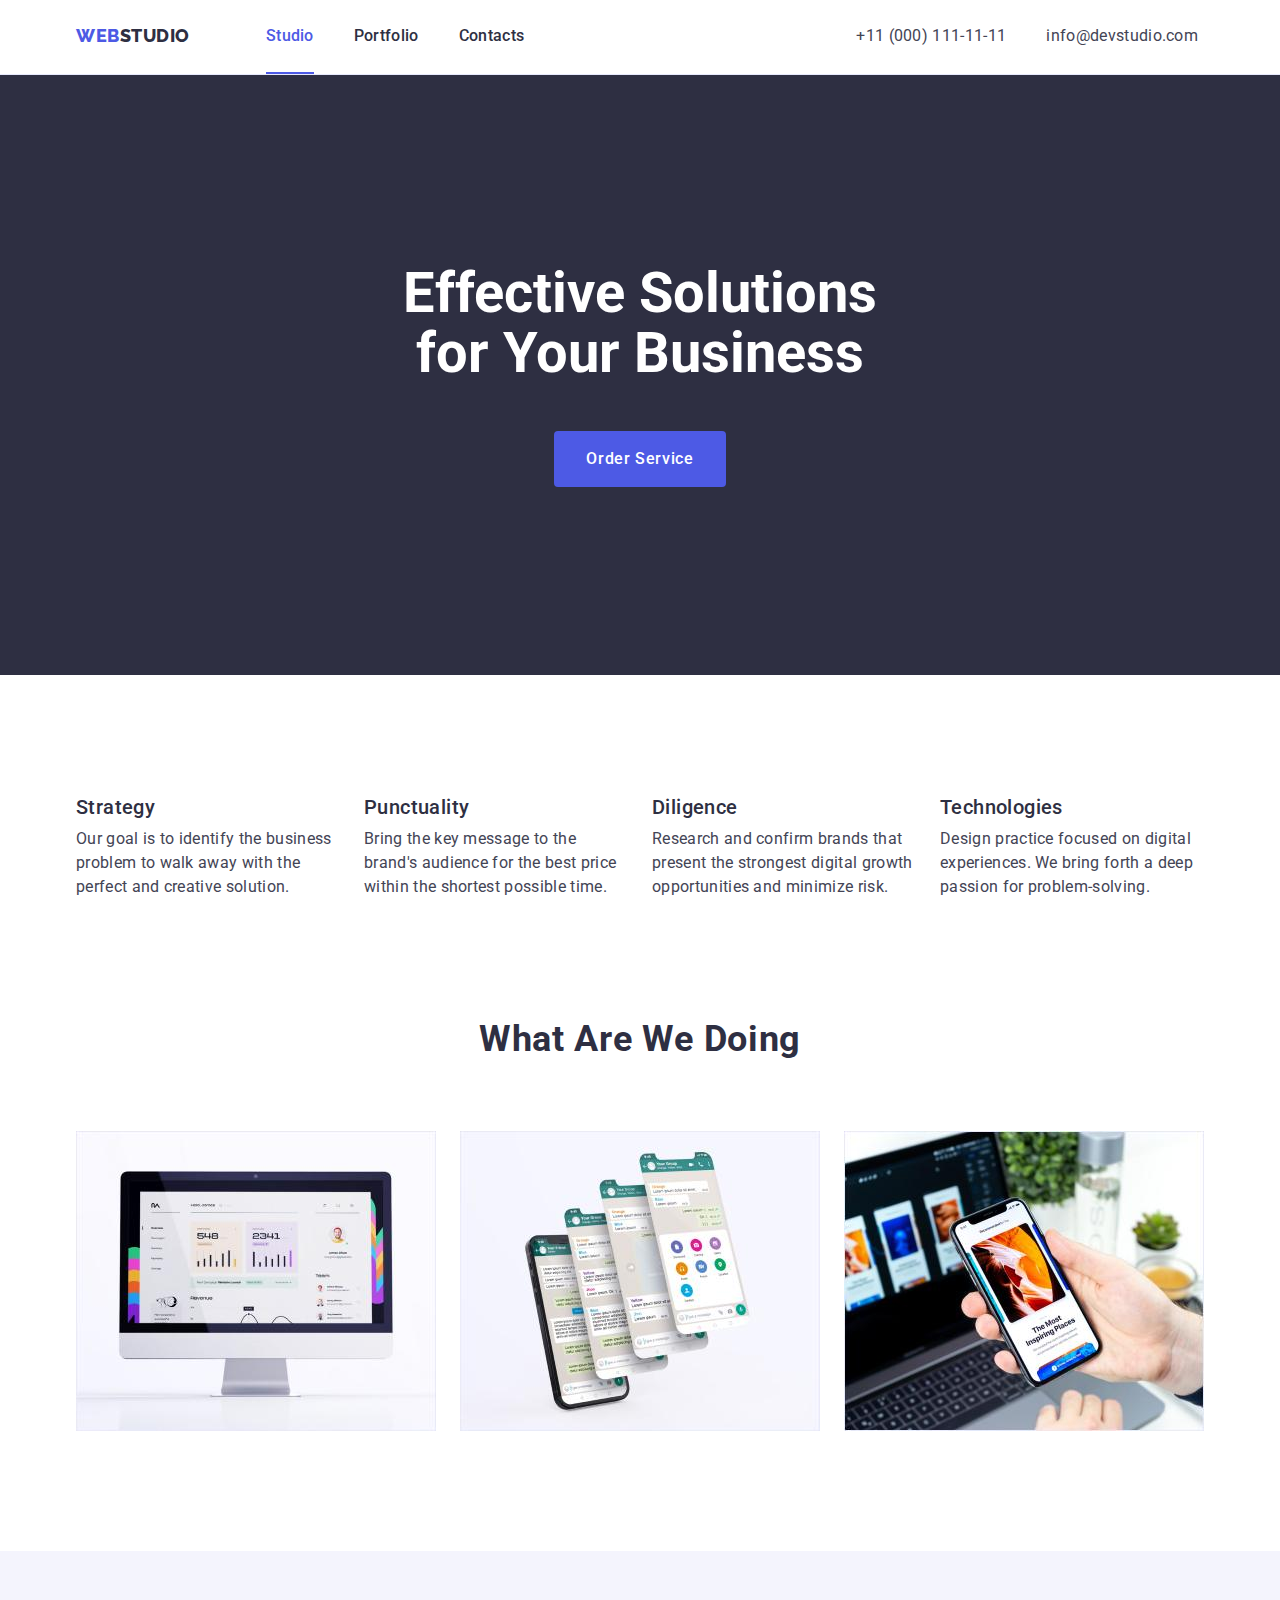
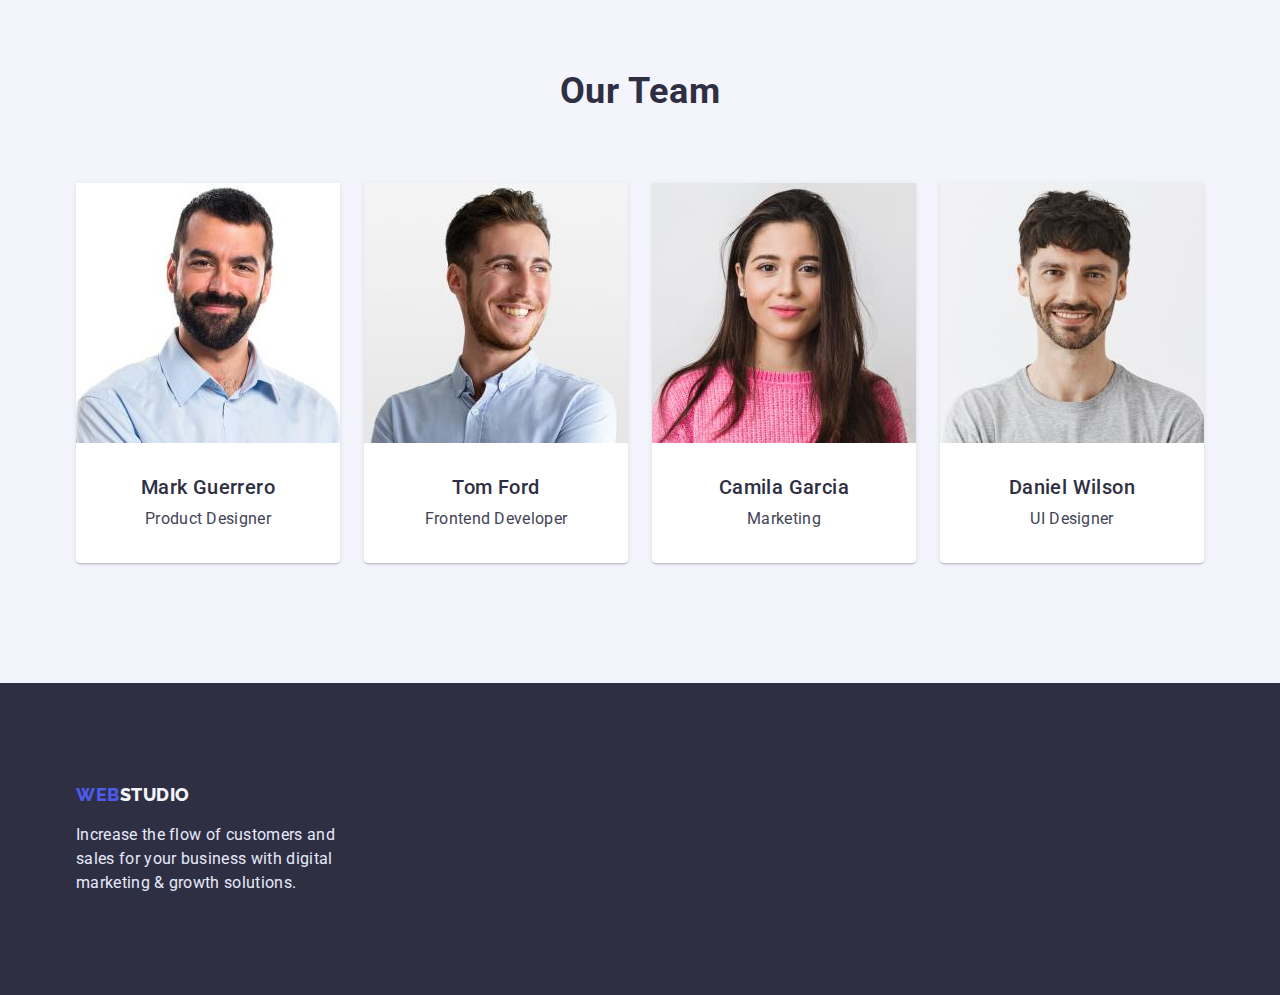
<file: index.html>
<!DOCTYPE html>
<html lang="en">
  <head>
    <meta charset="UTF-8" />
    <meta http-equiv="X-UA-Compatible" content="IE=edge" />
    <meta name="viewport" content="width=device-width, initial-scale=1.0" />
    <title>Studio</title>
    <link
      href="https://fonts.googleapis.com/css2?family=Raleway:wght@800&family=Roboto:wght@400;500;700;900&display=swap"
      rel="stylesheet"
    />
    <link rel="preconnect" href="https://fonts.googleapis.com" />
    <!-- normolise css -->
    <link
      rel="stylesheet"
      href="https://cdnjs.cloudflare.com/ajax/libs/modern-normalize/1.1.0/modern-normalize.min.css"
    />

    <link rel="stylesheet" href="./css/styles.css" />
  </head>

  <body>
    <header class="border-section">
      <!-- logo -->
      <div class="container logo-nav">
        <a class="link logo-head" href="index.html"
          ><span class="web">WEB</span>Studio</a
        >
        <nav>
          <ul class="site-nav list">
            <li class="nav-item"><a class="link current" href="">Studio</a></li>
            <li class="nav-item">
              <a class="link" href="./portfolio.html">Portfolio</a>
            </li>
            <li class="nav-item"><a class="link" href="">Contacts</a></li>
          </ul>
        </nav>
        <!-- Contacts of Web Studio -->
        <address>
          <ul class="list address-nav">
            <li class="nav-item">
              <a class="link" href="tel:+110001111111">+11 (000) 111-11-11</a>
            </li>
            <li class="nav-item">
              <a class="link" href="mailto:info@devstudio.com"
                >info@devstudio.com</a
              >
            </li>
          </ul>
        </address>
      </div>
    </header>
    <main>
      <section class="hero">
        <div class="container">
          <h1 class="hero-title">Effective Solutions for Your Business</h1>
          <button type="button" class="button-action">Order Service</button>
        </div>
      </section>
      <section class="features-section section">
        <!-- Our features -->
        <div class="container">
          <h2 class="visually-hidden">Our features</h2>
          <ul class="list features-list">
            <li class="feature-item">
              <h3 class="subtitle">Strategy</h3>
              <p class="text">
                Our goal is to identify the business problem to walk away with
                the perfect and creative solution.
              </p>
            </li>
            <li class="feature-item">
              <h3 class="subtitle">Punctuality</h3>
              <p class="text">
                Bring the key message to the brand's audience for the best price
                within the shortest possible time.
              </p>
            </li>
            <li class="feature-item">
              <h3 class="subtitle">Diligence</h3>
              <p class="text">
                Research and confirm brands that present the strongest digital
                growth opportunities and minimize risk.
              </p>
            </li>
            <li class="feature-item">
              <h3 class="subtitle">Technologies</h3>
              <p class="text">
                Design practice focused on digital experiences. We bring forth a
                deep passion for problem-solving.
              </p>
            </li>
          </ul>
        </div>
      </section>
      <section class="section doing-section pad-top">
        <!-- What are we doing -->
        <div class="container">
          <h2 class="title">What are we doing</h2>
          <ul class="list doing-list">
            <li class="doing-card">
              <img
                class="image"
                src="./images/work1.jpg"
                alt="monitor"
                width="360"
                height="300"
              />
            </li>
            <li class="doing-card">
              <img
                class="image"
                src="./images/work2.jpg"
                alt="phone screen"
                width="360"
                height="300"
              />
            </li>
            <li class="doing-card">
              <img
                class="image"
                src="./images/work3.jpg"
                alt="phone in hand"
                width="360"
                height="300"
              />
            </li>
          </ul>
        </div>
      </section>
      <section class="team-section section">
        <!-- team members -->
        <div class="container">
          <h2 class="title">Our team</h2>
          <ul class="list team-list">
            <li class="team-card">
              <img
                class="image img-card"
                src="./images/img1.jpg"
                alt="man in a shirt with a beard"
                width="264"
                height="260"
              />
              <div class="team-descript">
                <h3 class="subtitle">Mark Guerrero</h3>
                <p class="text">Product Designer</p>
              </div>
            </li>
            <li class="team-card">
              <img
                class="image img-card"
                src="./images/img2.jpg"
                alt="smiling man"
                width="264"
                height="260"
              />
              <div class="team-descript">
                <h3 class="subtitle">Tom Ford</h3>
                <p class="text">Frontend Developer</p>
              </div>
            </li>
            <li class="team-card">
              <img
                class="image img-card"
                src="./images/img3.jpg"
                alt="girl in a pink sweater"
                width="264"
                height="260"
              />
              <div class="team-descript">
                <h3 class="subtitle">Camila Garcia</h3>
                <p class="text">Marketing</p>
              </div>
            </li>
            <li class="team-card">
              <img
                class="image img-card"
                src="./images/img4.jpg"
                alt="man in a t-shirt"
                width="264"
                height="260"
              />
              <div class="team-descript">
                <h3 class="subtitle">Daniel Wilson</h3>
                <p class="text">UI Designer</p>
              </div>
            </li>
          </ul>
        </div>
      </section>
    </main>
    <footer class="footer">
      <div class="container">
        <a class="link logo-foot" href="index.html"
          ><span class="web">WEB</span>Studio</a
        >
        <div class="logo-descript">
          <p class="text text-foot">
            Increase the flow of customers and sales for your business with
            digital marketing & growth solutions.
          </p>
        </div>
      </div>
    </footer>
  </body>
</html>
</file>
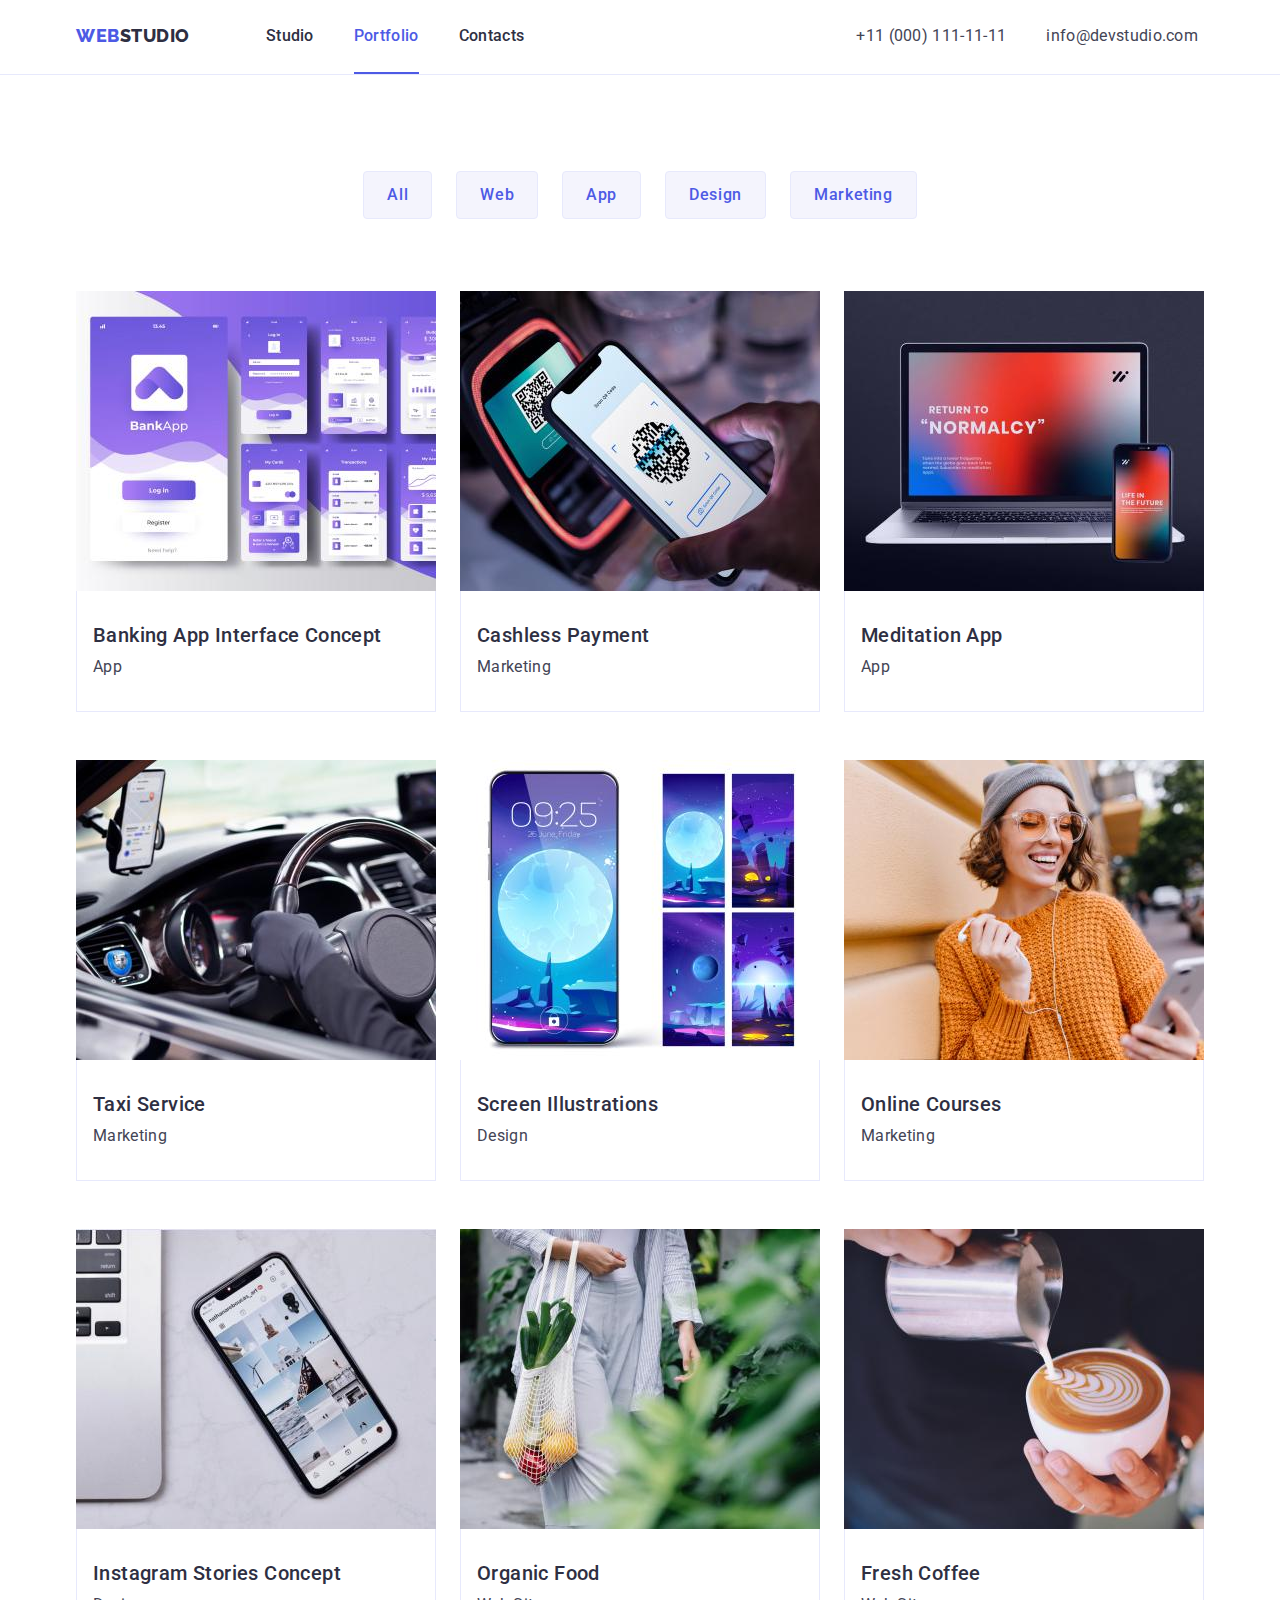
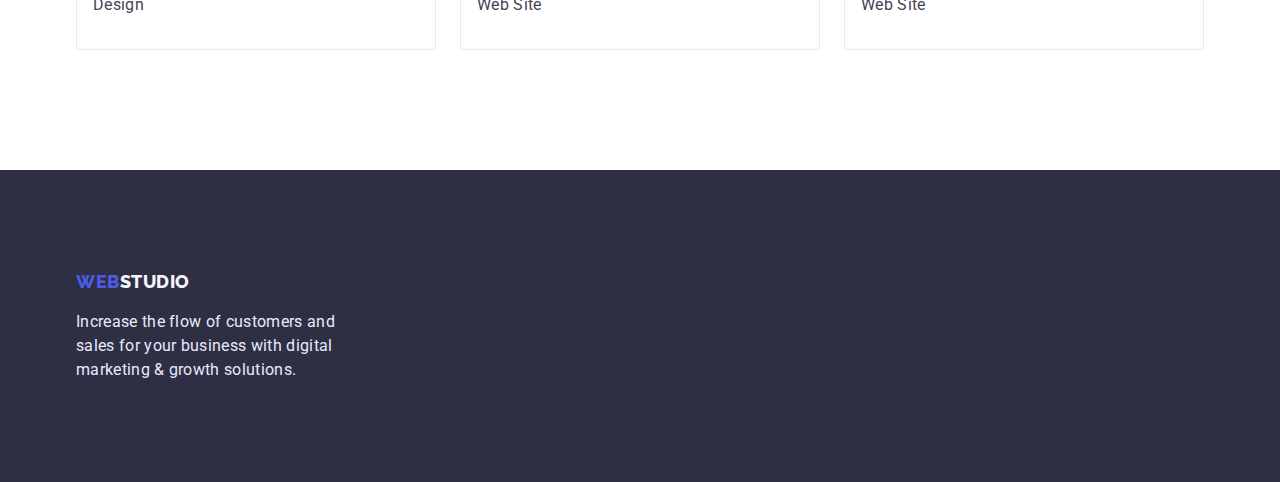
<file: portfolio.html>
<!DOCTYPE html>
<html lang="en">
  <head>
    <meta charset="UTF-8" />
    <meta http-equiv="X-UA-Compatible" content="IE=edge" />
    <meta name="viewport" content="width=device-width, initial-scale=1.0" />
    <title>Portfolio</title>
    <link
      href="https://fonts.googleapis.com/css2?family=Raleway:wght@800&family=Roboto:wght@400;500;700;900&display=swap"
      rel="stylesheet"
    />
    <link rel="preconnect" href="https://fonts.googleapis.com" />
    <link
      rel="stylesheet"
      href="https://cdnjs.cloudflare.com/ajax/libs/modern-normalize/1.1.0/modern-normalize.min.css"
    />
    <link rel="stylesheet" href="./css/styles.css" />
  </head>
  <body>
    <header class="border-section">
      <!-- Logo -->
      <div class="container logo-nav pad-top-btm">
        <a href="index.html" class="link logo-head"
          ><span class="web">WEB</span>Studio</a
        >
        <nav>
          <ul class="site-nav list">
            <li class="nav-item">
              <a class="link" href="./index.html">Studio</a>
            </li>
            <li class="nav-item">
              <a class="link current" href="">Portfolio</a>
            </li>
            <li class="nav-item"><a class="link" href="">Contacts</a></li>
          </ul>
        </nav>
        <!-- Contacts of Web Studio -->
        <address>
          <ul class="list address-nav">
            <li class="nav-item">
              <a class="link" href="tel:+110001111111">+11 (000) 111-11-11</a>
            </li>
            <li class="nav-item">
              <a class="link" href="mailto:info@devstudio.com"
                >info@devstudio.com</a
              >
            </li>
          </ul>
        </address>
      </div>
      <div></div>
    </header>
    <main>
      <!--Page navigation-->
      <section class="section pad-top">
        <div class="container">
          <h1 class="visually-hidden">Our services</h1>
          <ul class="list choice-button">
            <li class="button-item">
              <button type="button" class="button-nav">All</button>
            </li>
            <li class="button-item">
              <button type="button" class="button-nav">Web</button>
            </li>
            <li class="button-item">
              <button type="button" class="button-nav">App</button>
            </li>
            <li class="button-item">
              <button type="button" class="button-nav">Design</button>
            </li>
            <li class="button-item">
              <button type="button" class="button-nav">Marketing</button>
            </li>
          </ul>
          <!-- Project cards -->
          <ul class="list list-choice">
            <li class="choice-card">
              <img
                class="image choice-img img-card"
                src="./images.portfolio/img.1.jpg"
                alt="app interface shots"
                width="360"
                height="300"
              />
              <div class="card-descript">
                <h2 class="subtitle">Banking App Interface Concept</h2>
                <p class="text">App</p>
              </div>
            </li>
            <li class="choice-card">
              <img
                class="image choice-img img-card"
                src="./images.portfolio/img.2.jpg"
                alt="text-list of apps for cashless payment"
                width="360"
                height="300"
              />
              <div class="card-descript">
                <h2 class="subtitle">Cashless Payment</h2>
                <p class="text">Marketing</p>
              </div>
            </li>
            <li class="choice-card">
              <img
                class="image choice-img img-card"
                src="./images.portfolio/img.3.jpg"
                alt="meditation app on laptop and phone screen"
                width="360"
                height="300"
              />
              <div class="card-descript">
                <h2 class="subtitle">Meditation App</h2>
                <p class="text">App</p>
              </div>
            </li>
            <li class="choice-card">
              <img
                class="image choice-img img-card"
                src="./images.portfolio/img.4.jpg"
                alt="navigatiln app on the phone screen in front of the car driver"
                width="360"
                height="300"
              />
              <div class="card-descript">
                <h2 class="subtitle">Taxi Service</h2>
                <p class="text">Marketing</p>
              </div>
            </li>
            <li class="choice-card">
              <img
                class="image choice-img img-card"
                src="./images.portfolio/img.5.jpg"
                alt="phone screen with beautiful wallpaper"
                width="360"
                height="300"
              />
              <div class="card-descript">
                <h2 class="subtitle">Screen Illustrations</h2>
                <p class="text">Design</p>
              </div>
            </li>
            <li class="choice-card">
              <img
                class="image choice-img img-card"
                src="./images.portfolio/img.6.jpg"
                alt="smiling girl in an orange sweater looks at the phone screen"
                width="360"
                height="300"
              />
              <div class="card-descript">
                <h2 class="subtitle">Online Courses</h2>
                <p class="text">Marketing</p>
              </div>
            </li>
            <li class="choice-card">
              <img
                class="image choice-img img-card"
                src="./images.portfolio/img.7.jpg"
                alt="phone screen wiht picktures arranged in a grid "
                width="360"
                height="300"
              />
              <div class="card-descript">
                <h2 class="subtitle">Instagram Stories Concept</h2>
                <p class="text">Design</p>
              </div>
            </li>
            <li class="choice-card">
              <img
                class="image choice-img img-card"
                src="./images.portfolio/img.8.jpg"
                alt="a woman with a shopping bag is walking"
                width="360"
                height="300"
              />
              <div class="card-descript">
                <h2 class="subtitle">Organic Food</h2>
                <p class="text">Web Site</p>
              </div>
            </li>
            <li class="choice-card">
              <img
                class="image choice-img img-card"
                src="./images.portfolio/img.9.jpg"
                alt="a man pours cream into coffee creating a beautiful pattern"
                width="360"
                height="300"
              />
              <div class="card-descript">
                <h2 class="subtitle">Fresh Coffee</h2>
                <p class="text">Web Site</p>
              </div>
            </li>
          </ul>
        </div>
      </section>
    </main>
    <footer class="footer">
      <div class="container">
        <a class="link logo-foot" href="index.html"
          ><span class="web">WEB</span>Studio</a
        >
        <div class="logo-descript">
          <p class="text text-foot">
            Increase the flow of customers and sales for your business with
            digital marketing & growth solutions.
          </p>
        </div>
      </div>
    </footer>
  </body>
</html>
</file>
<file: css/styles.css>
:root {
    /* BGC */
    --bgc-dark: #2E2F42;
    --bgc-light: #F4F4FD;
    --bgc-image: #E7E9FC;
    /* text color */
    --hero-text-color: #ffffff;
    --accent-color: #4D5AE5;
    --button-text-color: #ffffff;
    --button-click-color: #404BBF;
    --p-txt-secondary: #E7E9FC;
    --primary-text-color: #2E2F42;
    --secondary-text-color: #434455;

    /* font family */
    --primery-font: 'Roboto', sans-serif;
    --secondary-font: 'Raleway', sans-serif;

}

.visually-hidden {
    position: absolute;
    width: 1px;
    height: 1px;
    margin: -1px;
    border: 0;
    padding: 0;

    white-space: nowrap;
    clip-path: inset(100%);
    clip: rect(0 0 0 0);
    overflow: hidden;
}

/**
  |============================
  | body
  |============================
*/
body {
    background-color: #ffffff;
    font-family: var(--primery-font);
    font-size: 16px;
    color: var(--primary-text-color);
}

/**
  |============================
  | primary decoration
  |============================
*/
.link {
    display: block;
    padding-top: 24px;
    padding-bottom: 24px;

    text-decoration: none;
    font-style: normal;

}

.list {
    list-style: none;
    padding: 0px;
    margin: 0px;
}

.title {
    font-weight: 700;
    font-size: 36px;
    line-height: 40px;
    letter-spacing: 0.02em;
    text-transform: capitalize;
    text-align: center;
    margin-top: 0px;
    margin-bottom: 72px;
}

.subtitle {
    font-weight: 500;
    font-size: 20px;
    line-height: calc(24 / 20);
    letter-spacing: 0.02em;
    margin-top: 0px;
    margin-bottom: 8px;

}

.text {
    font-weight: 400;
    font-size: 16px;
    line-height: calc(24 /16);
    letter-spacing: 0.02em;
    margin-top: 0px;
    margin-bottom: 0px;


    color: var(--secondary-text-color);
}

.section {
    padding-top: 120px;
    padding-bottom: 120px;
}

.container {
    width: 1158px;
    margin-left: auto;
    margin-right: auto;
    padding-left: 15px;
    padding-right: 15px;

    /* outline: 2px solid red; */
}

/* .pad-top {
    padding-top: 0px;
}

.pad-top-btm {
    padding-top: 0px;
    padding-bottom: 0px;
} */

.image {
    display: block;
    max-width: 100%;
    height: auto;
}

.border-section {
    border-bottom: 1px solid #E7E9FC;
}

/**
  |============================
  | Header Section
  |============================
*/
/* Logo */
.logo-nav {
    display: flex;
}

.logo-head {
    margin-right: 76px;

    font-family: var(--secondary-font);
    font-weight: 800;
    font-size: 18px;
    line-height: calc(24 / 18);
    letter-spacing: 0.03em;
    text-transform: uppercase;

    color: var(--primary-text-color);
}

.web {
    color: var(--accent-color)
}

/* Navigation */
.site-nav {
    display: flex;
    margin-right: 332px;
}

.site-nav .link {
    font-weight: 500;
    line-height: calc(24 /16);
    letter-spacing: 0.02em;

    color: var(--primary-text-color);
}

.site-nav .link.current {
    color: var(--accent-color);
    border-bottom: 2px solid var(--accent-color);
}

/* NAV-ITEM margin */

.nav-item+.nav-item {
    margin-left: 40px;
}

/* Address */
.address-nav {
    display: flex;
}

.address-nav .link {
    line-height: calc(24 / 16);
    letter-spacing: 0.02em;

    color: var(--secondary-text-color)
}

.link:hover,
.link:focus {
    color: var(--accent-color);
}

/**
  |============================
  | Hero section
  |============================
*/
.hero {
    background-color: #2E2F42;
    padding-top: 188px;
    padding-bottom: 188px;
    text-align: center;
}

.hero-title {
    margin: 0px;
    width: 494px;
    margin-left: auto;
    margin-right: auto;

    margin-bottom: 48px;
    font-weight: 700;
    font-size: 56px;
    line-height: calc(60 / 56);
    color: var(--hero-text-color);

}

/*Hero Button */
.button-action {
    font-family: inherit;
    font-weight: 500;
    font-size: 16px;
    line-height: calc(24 / 16);
    letter-spacing: 0.04em;

    min-width: 169px;
    min-height: 56px;
    padding: 16px 32px;
    border-radius: 4px;
    border: none;

    background-color: var(--accent-color);
    color: var(--button-text-color);
    cursor: pointer;
}

.button-action:active {
    background-color: var(--button-click-color);
}

/**
  |============================
  | Features Section
  |============================
*/
.features-section {
    background-color: #FFFFFF;
}

.features-list {
    display: flex;
    flex-wrap: wrap;
    gap: 24px;
}

.feature-item {
    width: 264px;
    flex-basis: calc((100% - 72px) /4);
}

/**
  |============================
  | Doing Section
  |============================
*/
.doing-section {
    background-color: #FFFFFF;
}

.pad-top {
    padding-top: 0px;
}

.doing-list {
    display: flex;
    flex-wrap: wrap;
    gap: 24px;
}

.doing-card {
    width: 360px;
    flex-basis: calc((100% - 48px) /3);
}

/**
  |============================
  | Team section
  |============================
*/
.team-section {
    background-color: #F4F4FD
}

.team-list {
    display: flex;
    flex-wrap: wrap;
    gap: 24px;
}

.team-card {
    width: 264px;
    text-align: center;
    background: #FFFFFF;
    box-shadow: 0px 1px 6px rgba(46, 47, 66, 0.08), 0px 1px 1px rgba(46, 47, 66, 0.16), 0px 2px 1px rgba(46, 47, 66, 0.08);
    border-radius: 0px 0px 4px 4px;
    flex-basis: calc((100% - 72px) /4);
}

.team-descript {
    padding-top: 32px;
    padding-bottom: 32px;
}

/**
  |============================
  | Footer
  |============================
*/

.footer {
    background-color: #2E2F42;
    padding-top: 100px;
    padding-bottom: 100px;
}

.logo-descript {
    width: 264px;
}

.logo-foot {
    font-family: 'Raleway', sans-serif;
    font-weight: 800;
    font-size: 18px;
    line-height: calc(24 / 18);
    letter-spacing: 0.03em;
    text-transform: uppercase;
    padding-bottom: 0px;
    padding-top: 0px;
    margin-bottom: 16px;
}

.text-foot {
    color: #E7E9FC
}

.logo-foot.link {
    color: #F4F4FD
}

.logo-foot.link:hover,
.logo-foot.link:focus {
    color: var(--accent-color);
}

/**
  |============================
  | Portfolio page
  |============================
*/
/* Battons */
.button-nav {
    font-family: var(--primery-font);
    font-weight: 500;
    font-size: 16px;
    line-height: calc(24 / 16);
    letter-spacing: 0.04em;
    text-align: center;

    background-color: var(--bgc-light);
    color: var(--accent-color);

    padding: 11px 23px;
    border: 1px solid #E7E9FC;
    border-radius: 4px;
    min-height: 48px;
    min-width: 69px;
    cursor: pointer;
}

.button-item+.button-item {
    margin-left: 24px;
}

.button-nav:hover,
.button-nav:focus {
    background-color: var(--accent-color);
    color: var(--button-text-color);
}

.choice-button {
    display: flex;
    justify-content: center;
    margin-top: 96px;
    margin-bottom: 72px;
}

/* Choice Cards */
.list-choice {
    display: flex;
    flex-wrap: wrap;
}

.choice-card {
    width: 360px;
    margin-right: 24px;
    margin-bottom: 48px;
}

.choice-card:nth-child(3n) {
    margin-right: 0px;
}

.choice-card:nth-last-child(-n + 3) {
    margin-bottom: 0px;
}

.card-descript {
    border: 1px solid #E7E9FC;
    border-top: none;
    padding-top: 32px;
    padding-bottom: 32px;
    padding-left: 16px;

    background-color: #ffffff;
}
</file>
